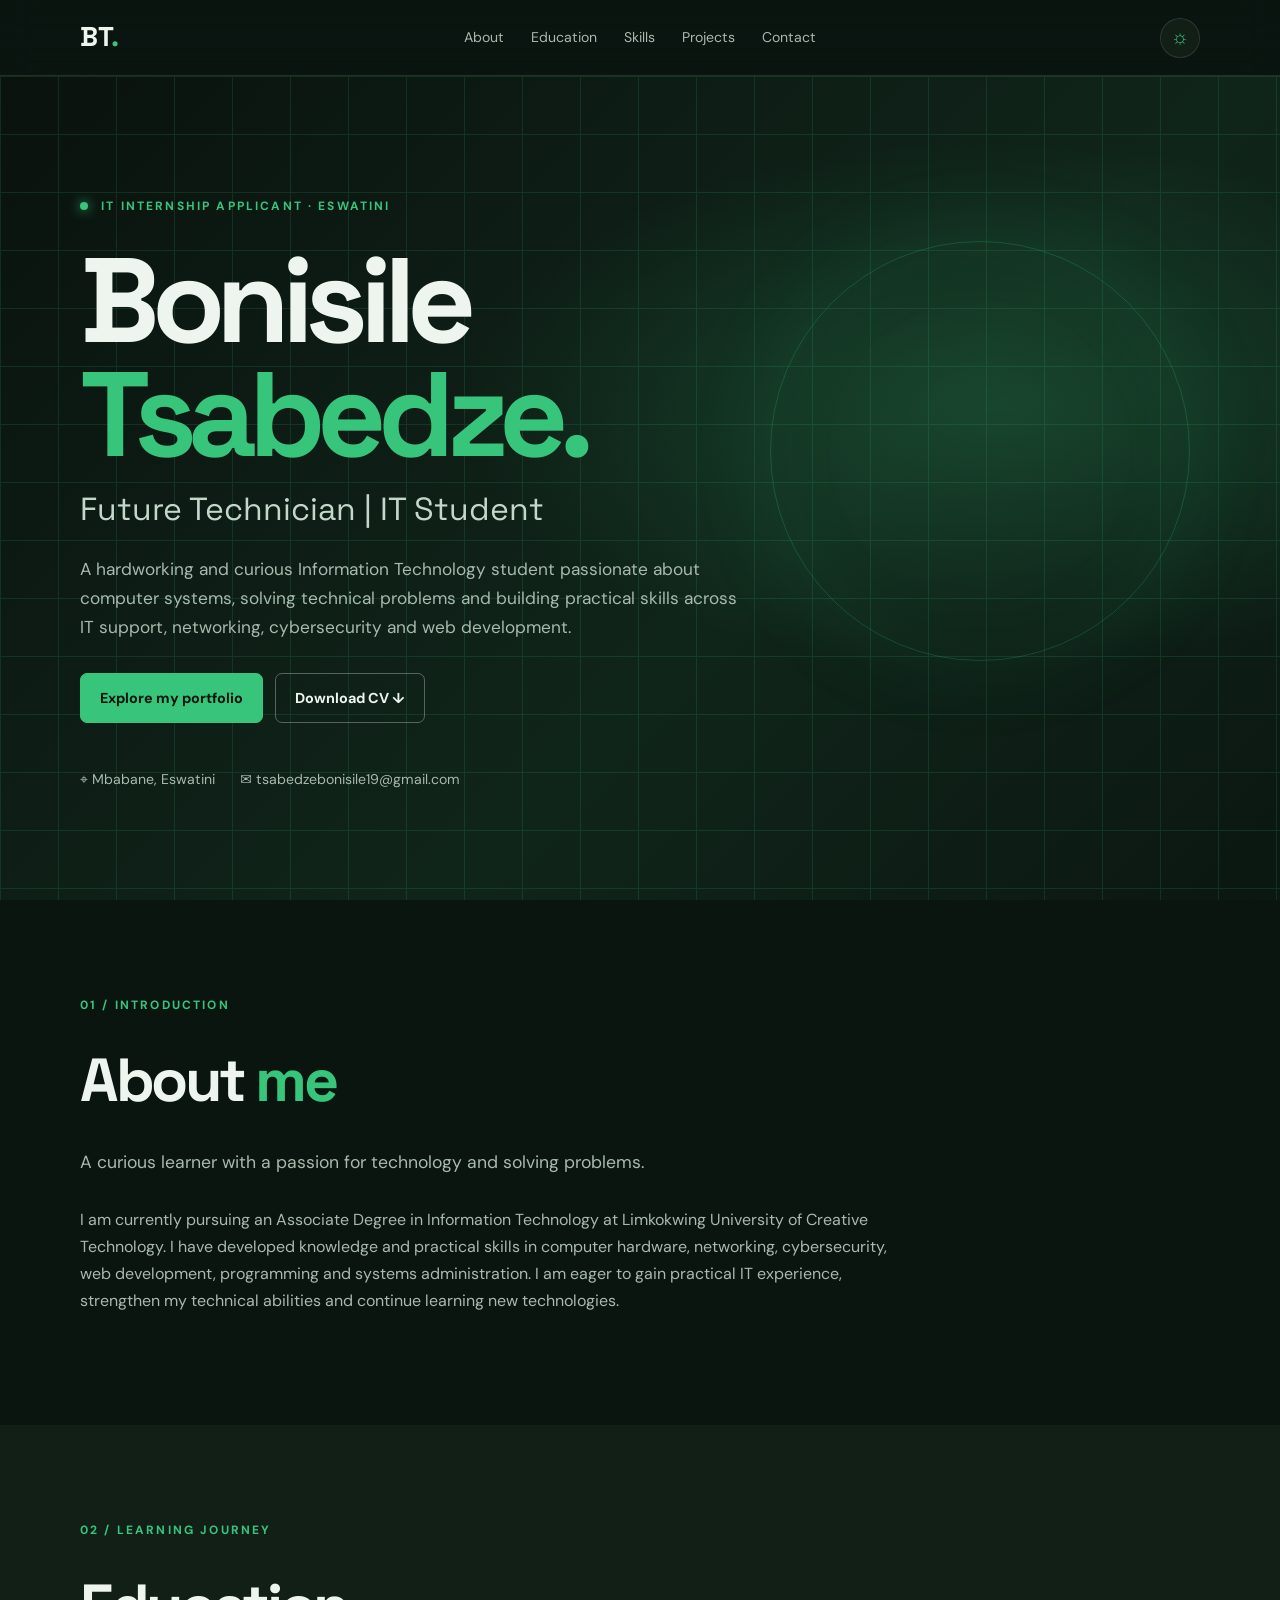
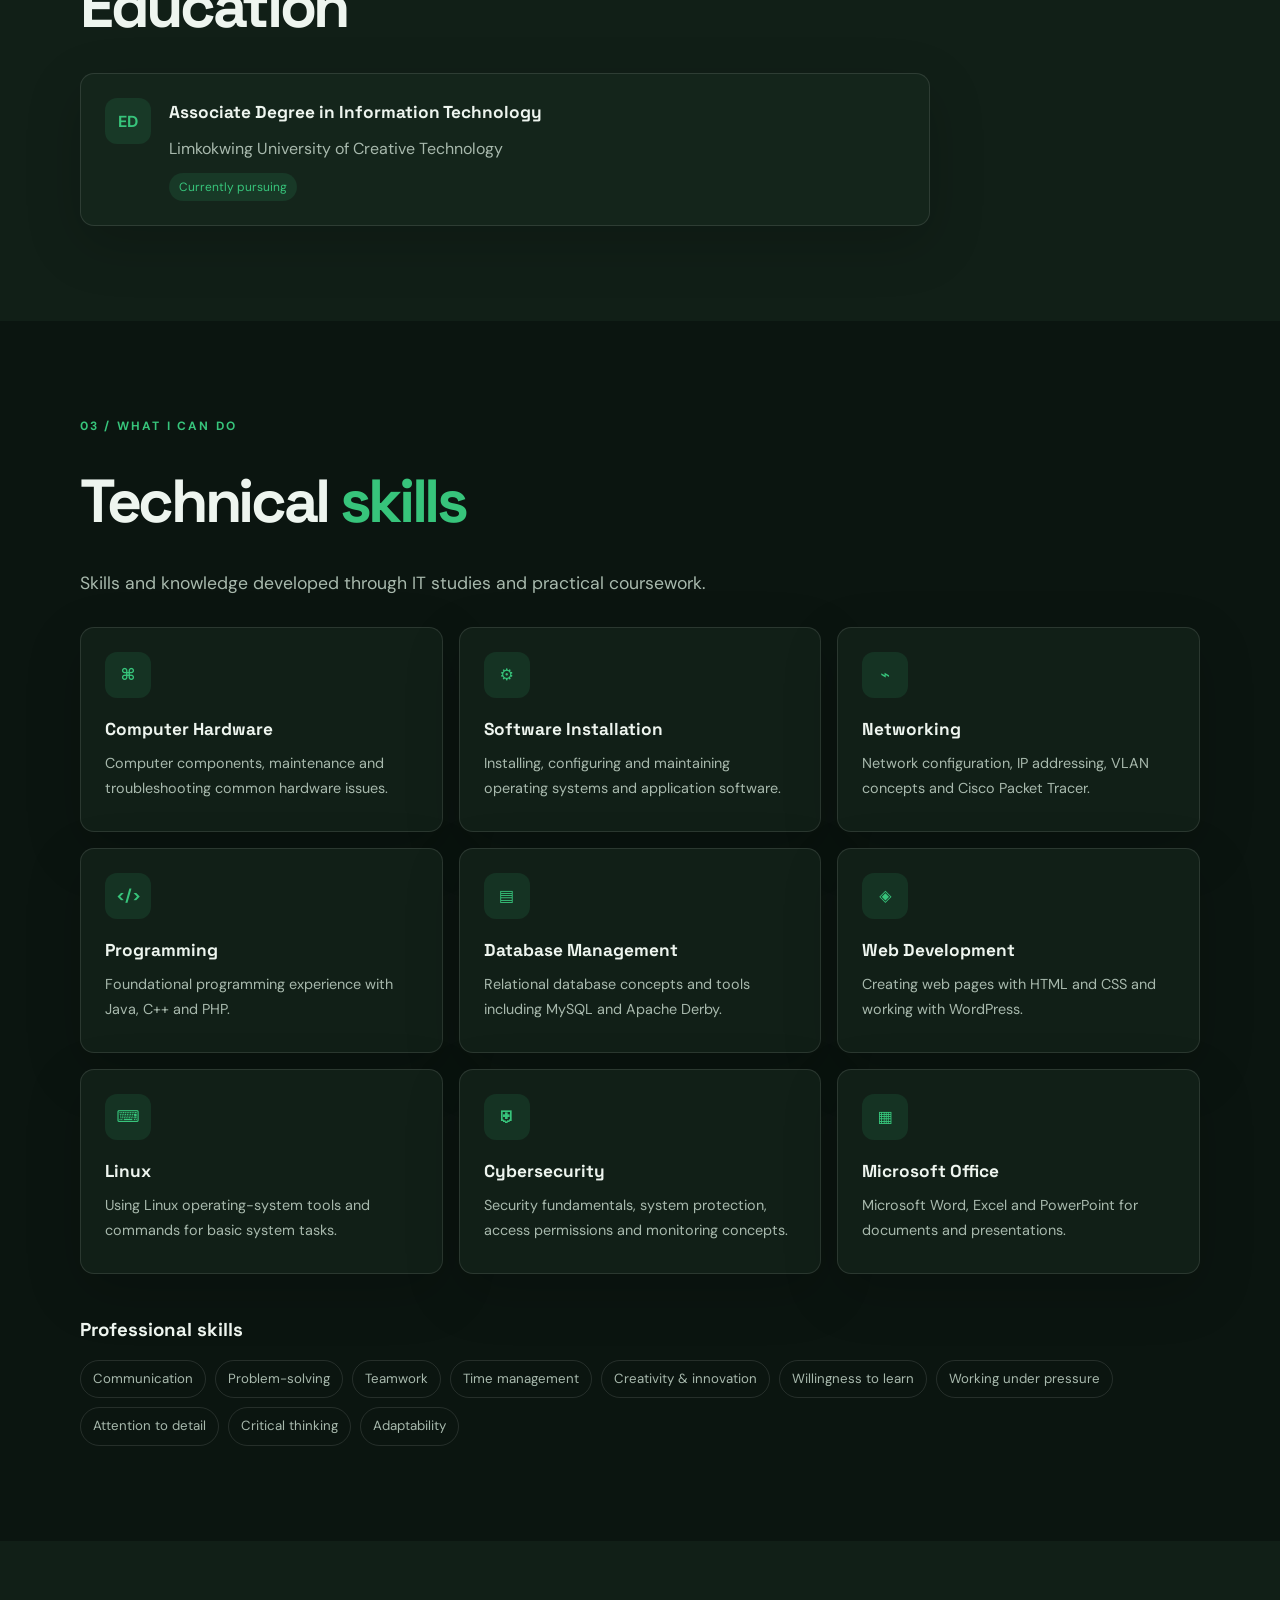
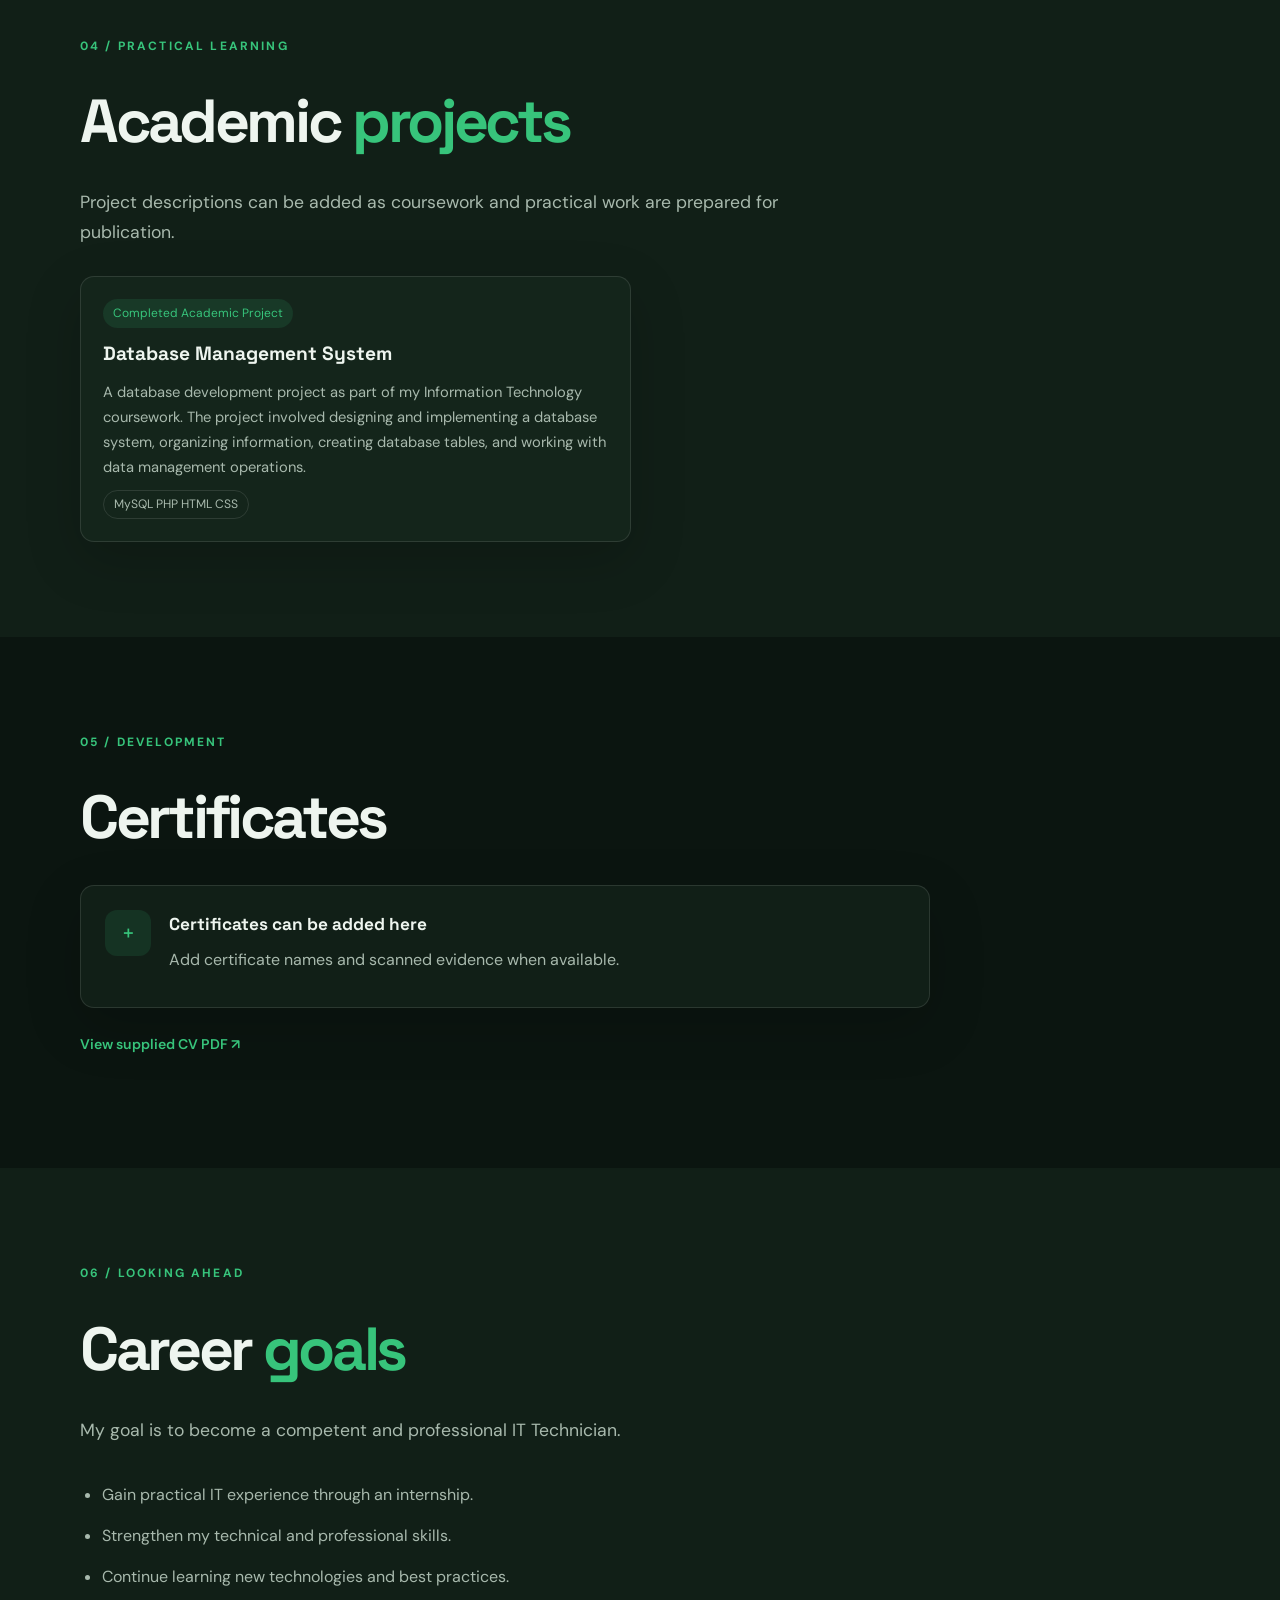
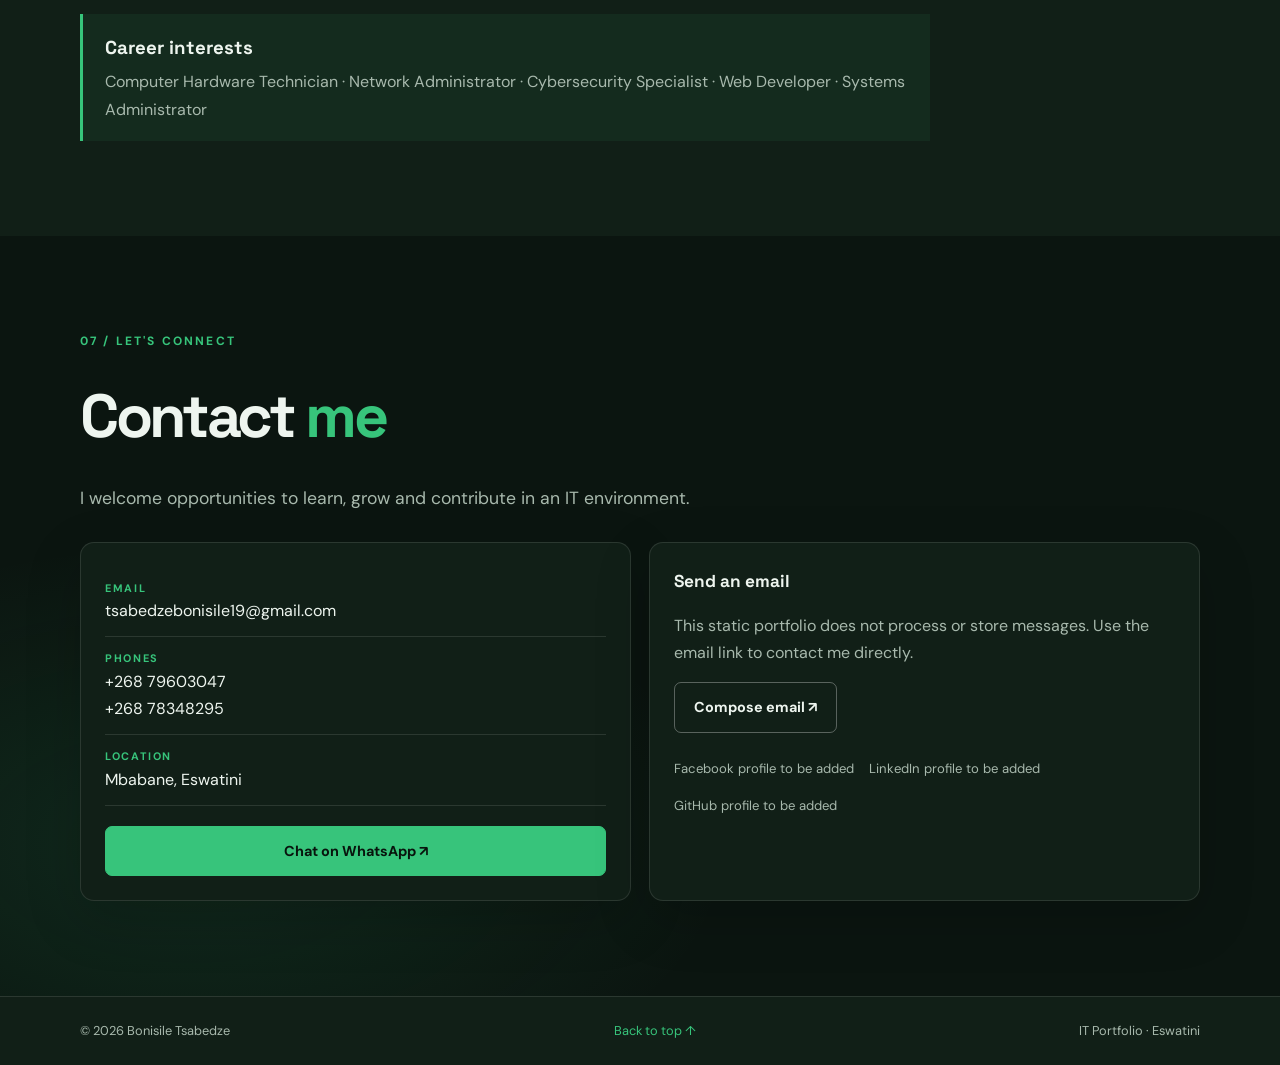
<file: index.html>
<!DOCTYPE html>
<html lang="en">
<head>
  <meta charset="UTF-8">
  <meta name="viewport" content="width=device-width, initial-scale=1">
  <title>Bonisile Tsabedze | IT Portfolio</title>
  <meta name="description" content="Bonisile Tsabedze — IT student and aspiring IT Technician in Eswatini.">
  <meta property="og:title" content="Bonisile Tsabedze | IT Portfolio">
  <meta property="og:description" content="Bonisile Tsabedze — IT student and aspiring IT Technician in Eswatini.">
  <meta property="og:type" content="website">
  <link rel="preconnect" href="https://fonts.googleapis.com">
  <link rel="preconnect" href="https://fonts.gstatic.com" crossorigin>
  <link href="https://fonts.googleapis.com/css2?family=DM+Sans:wght@400;500;600;700&family=Space+Grotesk:wght@500;600;700&display=swap" rel="stylesheet">
  <link rel="stylesheet" href="assets/css/style.css">
</head>
<body>
  <header class="topbar">
    <a class="brand" href="#home" id="brand">BT<span>.</span></a>
    <nav id="nav" aria-label="Main"></nav>
    <button id="themeToggle" class="theme-toggle" type="button" aria-label="Toggle colour theme">☼</button>
  </header>

  <main id="app">
    <noscript><p class="wrap" style="padding:80px 0">This portfolio needs JavaScript enabled to display its content.</p></noscript>
  </main>

  <footer><div class="wrap" id="footer"></div></footer>

  <!-- content.js holds all the editable text; edit.html rewrites it. -->
  <script src="data/content.js"></script>
  <script src="assets/js/util.js"></script>
  <script src="assets/js/portfolio.js"></script>
</body>
</html>
</file>
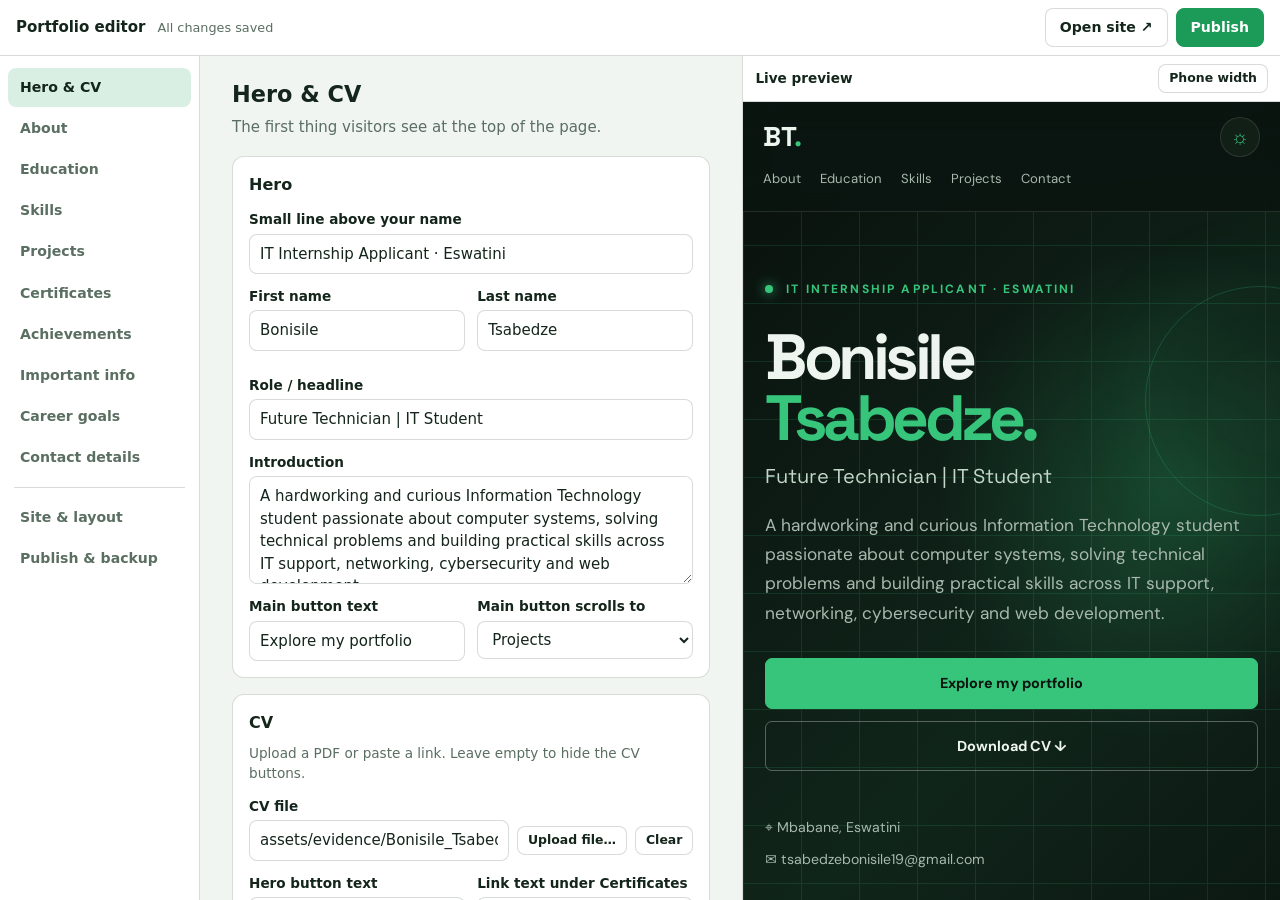
<file: edit.html>
<!DOCTYPE html>
<html lang="en">
<head>
  <meta charset="UTF-8">
  <meta name="viewport" content="width=device-width, initial-scale=1">
  <meta name="robots" content="noindex, nofollow">
  <title>Portfolio editor</title>
  <link rel="stylesheet" href="assets/css/editor.css">
</head>
<body>
  <header class="ed-top">
    <div class="ed-brand">
      <strong>Portfolio editor</strong>
      <span id="state" class="state">All changes saved</span>
    </div>
    <div class="ed-actions">
      <button type="button" id="btnPreview" class="btn ghost only-narrow">Preview</button>
      <a class="btn ghost" id="btnOpen" href="index.html" target="_blank" rel="noopener">Open site ↗</a>
      <button type="button" id="btnPublish" class="btn primary">Publish</button>
    </div>
  </header>

  <div id="banner" class="banner" hidden></div>

  <div class="ed-layout">
    <nav id="tabs" class="ed-tabs" aria-label="Sections"></nav>
    <main id="panel" class="ed-panel" tabindex="-1"></main>
    <aside id="previewPane" class="ed-preview" aria-label="Live preview">
      <div class="pv-bar">
        <strong>Live preview</strong>
        <span>
          <button type="button" id="pvDevice" class="btn ghost sm">Phone width</button>
          <button type="button" id="pvClose" class="btn ghost sm only-narrow">Close</button>
        </span>
      </div>
      <div class="pv-frame" id="pvFrame"><iframe id="pv" src="index.html" title="Live preview of the portfolio"></iframe></div>
    </aside>
  </div>

  <div id="toast" class="toast" role="status" aria-live="polite" hidden></div>

  <script src="data/content.js"></script>
  <script src="assets/js/util.js"></script>
  <script src="assets/js/editor.js"></script>
</body>
</html>
</file>
<file: assets/css/style.css>
/* Bonisile Tsabedze — IT portfolio. Colours come from CSS variables; the accent is set from data/content.js. */
:root {
  --bg: #0b1510;
  --surface: #111f17;
  --surface2: #14251b;
  --text: #eef5ef;
  --muted: #a8b9ad;
  --accent: #37c47b;
  --on-accent: #082013;
  --line: rgba(255, 255, 255, .11);
  --shadow: 0 18px 55px rgba(0, 0, 0, .18);
}
body.light {
  --bg: #f4f8f5;
  --surface: #fff;
  --surface2: #edf5ef;
  --text: #14251b;
  --muted: #52665a;
  --line: rgba(12, 40, 24, .13);
  --shadow: 0 18px 55px rgba(21, 70, 42, .07);
}

* { box-sizing: border-box; }
html { scroll-behavior: smooth; scroll-padding-top: 85px; }
body { margin: 0; background: var(--bg); color: var(--text); font-family: 'DM Sans', system-ui, -apple-system, 'Segoe UI', sans-serif; line-height: 1.7; }
h1, h2, h3, .brand { font-family: 'Space Grotesk', 'DM Sans', system-ui, sans-serif; }
a { color: inherit; }
a:focus-visible, button:focus-visible { outline: 2px solid var(--accent); outline-offset: 3px; }
.wrap { width: min(1120px, calc(100% - 44px)); margin: auto; }

/* ---------- top bar ---------- */
.topbar {
  height: 76px; padding: 0 max(22px, calc((100% - 1120px) / 2));
  display: flex; align-items: center; justify-content: space-between;
  position: sticky; top: 0; z-index: 20;
  background: color-mix(in srgb, var(--bg) 88%, transparent); backdrop-filter: blur(16px);
  border-bottom: 1px solid var(--line);
}
.brand { font-size: 1.7rem; font-weight: 700; text-decoration: none; }
.brand span, h2 em, h1 span { color: var(--accent); font-style: normal; }
.topbar nav { display: flex; gap: 27px; }
.topbar nav a { text-decoration: none; color: var(--muted); font-size: .88rem; }
.topbar nav a:hover { color: var(--accent); }
.theme-toggle { width: 40px; height: 40px; border: 1px solid var(--line); border-radius: 50%; background: var(--surface); color: var(--accent); font-size: 20px; cursor: pointer; }

/* ---------- hero ---------- */
.hero {
  min-height: 680px; min-height: calc(100svh - 76px);
  position: relative; display: flex; align-items: center; overflow: hidden;
  background:
    radial-gradient(ellipse at 78% 40%, color-mix(in srgb, var(--accent) 21%, transparent), transparent 38%),
    linear-gradient(135deg, #0a120e, #10251a 60%, #0b1711);
  color: #eef5ef;
}
.grid {
  position: absolute; inset: 0; opacity: .15;
  background-image:
    linear-gradient(color-mix(in srgb, var(--accent) 100%, transparent) 1px, transparent 1px),
    linear-gradient(90deg, color-mix(in srgb, var(--accent) 100%, transparent) 1px, transparent 1px);
  background-size: 58px 58px;
}
.hero-content { position: relative; z-index: 2; padding: 95px 0; }
.eyebrow, .kicker { font-size: .75rem; letter-spacing: .18em; font-weight: 700; color: var(--accent); text-transform: uppercase; }
.eyebrow i { display: inline-block; width: 8px; height: 8px; background: var(--accent); border-radius: 50%; margin-right: 8px; box-shadow: 0 0 12px var(--accent); }
h1 { font-size: clamp(4rem, 10vw, 7.5rem); line-height: .95; letter-spacing: -.07em; margin: 28px 0 10px; overflow-wrap: anywhere; }
.role { font-family: 'Space Grotesk', system-ui, sans-serif; font-size: clamp(1.25rem, 3vw, 2rem); color: #c4d8ca; margin: 0 0 18px; }
.intro { font-size: 1.08rem; color: #a8b9ad; max-width: 670px; }
.actions { display: flex; gap: 12px; flex-wrap: wrap; margin-top: 30px; }
.btn { display: inline-flex; justify-content: center; align-items: center; text-decoration: none; padding: 12px 19px; border-radius: 7px; font-weight: 700; font-size: .9rem; }
.primary { background: var(--accent); color: var(--on-accent); border: 1px solid var(--accent); }
.outline { border: 1px solid rgba(255, 255, 255, .3); color: var(--text); }
.hero .outline { color: #eef5ef; }
.quick { display: flex; gap: 25px; flex-wrap: wrap; margin-top: 45px; color: #a8b9ad; font-size: .88rem; }
.quick a { text-decoration: none; }
.orbit {
  position: absolute; width: 420px; height: 420px; right: 7%; top: 20%; border-radius: 50%;
  border: 1px solid color-mix(in srgb, var(--accent) 25%, transparent);
  box-shadow: 0 0 100px color-mix(in srgb, var(--accent) 8%, transparent), inset 0 0 80px color-mix(in srgb, var(--accent) 5%, transparent);
}
body.light .hero {
  background:
    radial-gradient(ellipse at 78% 40%, color-mix(in srgb, var(--accent) 14%, transparent), transparent 38%),
    linear-gradient(135deg, #f5faf6, #e7f5eb 60%, #f4f8f5);
  color: #14251b;
}
body.light .role { color: #355342; }
body.light .intro, body.light .quick { color: #52665a; }
body.light .hero .outline { color: #14251b; border-color: rgba(12, 40, 24, .3); }
body.light .grid { opacity: .22; }

/* ---------- sections ---------- */
.section { padding: 95px 0; }
.tint { background: var(--surface); }
.kicker { margin: 0 0 14px; }
h2 { font-size: clamp(2.3rem, 5vw, 3.8rem); letter-spacing: -.055em; margin: 0 0 15px; }
.lead { font-size: 1.1rem; color: var(--muted); max-width: 720px; margin: 0 0 28px; }
.section p:not(.kicker):not(.lead) { color: var(--muted); }
.prose { white-space: pre-line; max-width: 820px; }

.panel { border: 1px solid var(--line); background: var(--surface); border-radius: 14px; padding: 24px; box-shadow: var(--shadow); }
.tint .panel { background: var(--surface2); }
.timeline, .placeholder { display: flex; gap: 18px; align-items: flex-start; max-width: 850px; }
.stack { display: grid; gap: 14px; }
.symbol { width: 46px; height: 46px; display: grid; place-items: center; border-radius: 12px; background: color-mix(in srgb, var(--accent) 12%, transparent); color: var(--accent); font-weight: 700; flex-shrink: 0; }
.symbol.sm { width: 34px; height: 34px; border-radius: 9px; font-size: .9rem; }
.panel h3 { font-size: 1.08rem; margin: 0 0 7px; }
.timeline p, .placeholder p { margin: 0 0 10px; }
.tag { display: inline-block; background: color-mix(in srgb, var(--accent) 12%, transparent); color: var(--accent); border-radius: 25px; padding: 4px 10px; font-size: .75rem; }
.when { font-size: .8rem; color: var(--muted); }

.cards { display: grid; grid-template-columns: repeat(3, 1fr); gap: 16px; margin-top: 28px; }
.cards .panel { min-height: 205px; }
.cards .symbol { margin-bottom: 17px; }
.cards p { font-size: .9rem; margin: 0; }
.subheading { font-family: 'Space Grotesk', system-ui, sans-serif; margin: 40px 0 14px; }
.chips { display: flex; gap: 9px; flex-wrap: wrap; }
.chips span { border: 1px solid var(--line); padding: 7px 12px; border-radius: 30px; color: var(--muted); font-size: .83rem; }
.chips.small span { padding: 3px 10px; font-size: .76rem; }

/* projects & certificates */
.project-grid, .cert-grid, .info-grid { display: grid; grid-template-columns: repeat(2, 1fr); gap: 18px; margin-top: 28px; }
.cert-grid { grid-template-columns: repeat(3, 1fr); }
.project, .cert { display: flex; flex-direction: column; padding: 0; overflow: hidden; }
.project figure, .cert figure { margin: 0; aspect-ratio: 16 / 9; background: var(--bg); overflow: hidden; }
.project figure img, .cert figure img { width: 100%; height: 100%; object-fit: cover; display: block; }
.project .body, .cert .body { padding: 22px; display: flex; flex-direction: column; gap: 10px; flex: 1; }
.project h3, .cert h3 { margin: 0; font-size: 1.2rem; overflow-wrap: anywhere; }
.panel, .panel p { overflow-wrap: anywhere; }
.project p, .cert p { margin: 0; font-size: .92rem; }
.meta-row { display: flex; gap: 10px; flex-wrap: wrap; align-items: center; }
.links { display: flex; gap: 16px; flex-wrap: wrap; margin-top: auto; padding-top: 6px; }
.links a, .cv-link a { color: var(--accent); text-decoration: none; font-weight: 600; font-size: .88rem; }
.links a:hover, .cv-link a:hover { text-decoration: underline; }
.cv-link { margin-top: 22px; }
.info-grid .panel p { margin: 0 0 8px; }

/* goals */
.goals { padding-left: 22px; color: var(--muted); }
.goals li { padding: 7px 0; }
.interest { border-left: 3px solid var(--accent); padding: 18px 22px; background: color-mix(in srgb, var(--accent) 7%, transparent); max-width: 850px; }
.interest h3 { margin: 0; }
.interest p { margin: 5px 0 0; }

/* contact */
.contact { background: radial-gradient(ellipse at 15% 80%, color-mix(in srgb, var(--accent) 12%, transparent), transparent 35%), var(--bg); }
.contact-grid { display: grid; grid-template-columns: 1fr 1fr; gap: 18px; }
.contact-row { padding: 12px 0; border-bottom: 1px solid var(--line); display: flex; flex-direction: column; overflow-wrap: anywhere; }
.contact-row small { font-size: .68rem; letter-spacing: .15em; color: var(--accent); font-weight: 700; }
.contact-row a { text-decoration: none; }
.full { width: 100%; margin-top: 20px; }
.social { display: flex; gap: 15px; flex-wrap: wrap; margin-top: 25px; font-size: .82rem; color: var(--muted); }
.social a { color: var(--accent); text-decoration: none; }

/* footer */
footer { padding: 23px 0; border-top: 1px solid var(--line); background: var(--surface); }
footer .wrap { display: flex; justify-content: space-between; gap: 12px; flex-wrap: wrap; color: var(--muted); font-size: .8rem; }
footer a { color: var(--accent); text-decoration: none; }

/* ---------- responsive ---------- */
@media (max-width: 960px) {
  .cert-grid { grid-template-columns: repeat(2, 1fr); }
}
@media (max-width: 760px) {
  .topbar { height: auto; min-height: 68px; flex-wrap: wrap; padding: 12px 20px; }
  .topbar nav { order: 3; width: 100%; overflow-x: auto; gap: 19px; padding: 8px 0; }
  .topbar nav a { white-space: nowrap; font-size: .82rem; }
  .hero { min-height: 700px; }
  .hero-content { padding: 80px 0; }
  .orbit { width: 230px; height: 230px; right: -95px; top: 13%; }
  .cards, .project-grid, .info-grid { grid-template-columns: 1fr 1fr; }
  .contact-grid { grid-template-columns: 1fr; }
  .section { padding: 72px 0; }
  .quick { display: grid; gap: 8px; }
  .actions .btn { flex: 1 1 100%; }
}
@media (max-width: 560px) {
  .project-grid, .info-grid, .cert-grid { grid-template-columns: 1fr; }
}
@media (max-width: 480px) {
  .cards { grid-template-columns: 1fr; }
  .wrap { width: calc(100% - 34px); }
  h1 { font-size: 4rem; }
  .panel { padding: 19px; }
  .project, .cert { padding: 0; }
}
@media (prefers-reduced-motion: reduce) {
  html { scroll-behavior: auto; }
}
</file>
<file: assets/css/editor.css>
/* Styles for edit.html only */
:root {
  --bg: #f1f5f2; --panel: #ffffff; --text: #14251b; --muted: #5a6e61; --line: rgba(12, 40, 24, .16);
  --accent: #1c9a58; --accent-ink: #ffffff; --field: #ffffff; --danger: #b3261e; --warn-bg: #fff6df; --warn-ink: #5c4300;
  color-scheme: light;
}
@media (prefers-color-scheme: dark) {
  :root {
    --bg: #0b1510; --panel: #111f17; --text: #eef5ef; --muted: #a2b5a8; --line: rgba(255, 255, 255, .15);
    --accent: #37c47b; --accent-ink: #082013; --field: #0c1811; --danger: #ff8a80; --warn-bg: #2a2410; --warn-ink: #f0d98a;
    color-scheme: dark;
  }
}
* { box-sizing: border-box; }
[hidden] { display: none !important; }
html, body { height: 100%; }
body { margin: 0; background: var(--bg); color: var(--text); font: 15px/1.5 system-ui, -apple-system, 'Segoe UI', Roboto, sans-serif; }
button, input, select, textarea { font: inherit; color: inherit; }
a { color: var(--accent); }
:focus-visible { outline: 2px solid var(--accent); outline-offset: 2px; }

/* top bar */
.ed-top { height: 56px; display: flex; align-items: center; justify-content: space-between; gap: 12px; padding: 0 16px; background: var(--panel); border-bottom: 1px solid var(--line); position: sticky; top: 0; z-index: 30; }
.ed-brand { display: flex; align-items: baseline; gap: 12px; min-width: 0; }
.state { font-size: .8rem; color: var(--muted); white-space: nowrap; }
.state.dirty { color: var(--danger); font-weight: 600; }
.ed-actions { display: flex; gap: 8px; align-items: center; }

/* buttons */
.btn { white-space: nowrap; display: inline-flex; align-items: center; justify-content: center; gap: 6px; padding: 8px 14px; border-radius: 8px; border: 1px solid var(--line); background: var(--panel); text-decoration: none; cursor: pointer; font-weight: 600; font-size: .88rem; color: var(--text); }
.btn:hover { border-color: var(--accent); }
.btn.primary { background: var(--accent); border-color: var(--accent); color: var(--accent-ink); }
.btn.sm { padding: 4px 10px; font-size: .78rem; }
.btn.danger { color: var(--danger); }
.btn:disabled { opacity: .55; cursor: not-allowed; }

/* layout */
.ed-layout { display: grid; grid-template-columns: 200px minmax(0, 1fr) minmax(340px, 42%); height: calc(100vh - 56px); }
.ed-tabs { overflow-y: auto; padding: 12px 8px; border-right: 1px solid var(--line); background: var(--panel); display: flex; flex-direction: column; gap: 2px; }
.ed-tabs button { text-align: left; padding: 9px 12px; border: 0; border-radius: 8px; background: transparent; cursor: pointer; color: var(--muted); font-weight: 600; font-size: .88rem; }
.ed-tabs button:hover { background: color-mix(in srgb, var(--accent) 10%, transparent); color: var(--text); }
.ed-tabs button[aria-current="true"] { background: color-mix(in srgb, var(--accent) 16%, transparent); color: var(--text); }
.ed-tabs .sep { height: 1px; background: var(--line); margin: 8px 6px; }
.ed-panel { overflow-y: auto; padding: 22px clamp(14px, 3vw, 32px) 80px; }
.ed-panel > h1 { font-size: 1.4rem; margin: 0 0 4px; }
.ed-panel > .sub { margin: 0 0 18px; color: var(--muted); }

/* preview */
.ed-preview { border-left: 1px solid var(--line); background: var(--panel); display: flex; flex-direction: column; min-width: 0; }
.pv-bar { display: flex; justify-content: space-between; align-items: center; padding: 8px 12px; border-bottom: 1px solid var(--line); font-size: .85rem; }
.pv-bar span { display: flex; gap: 6px; }
.pv-frame { flex: 1; min-height: 0; display: flex; justify-content: center; background: color-mix(in srgb, var(--text) 6%, var(--bg)); padding: 0; }
.pv-frame iframe { width: 100%; height: 100%; border: 0; background: #fff; }
.pv-frame.phone { padding: 14px 0; }
.pv-frame.phone iframe { width: 390px; max-width: 100%; border-radius: 18px; border: 1px solid var(--line); }
.only-narrow { display: none; }

/* cards & fields */
.card { background: var(--panel); border: 1px solid var(--line); border-radius: 12px; padding: 16px; margin: 0 0 16px; }
.card > h2 { font-size: 1rem; margin: 0 0 12px; }
.card > .note { margin: -4px 0 12px; color: var(--muted); font-size: .85rem; }
.fld { display: flex; flex-direction: column; gap: 4px; margin: 0 0 12px; min-width: 0; }
.fld:last-child { margin-bottom: 0; }
.fld > label, .fld > .lbl { font-weight: 600; font-size: .85rem; }
.fld small, .hint { color: var(--muted); font-size: .78rem; }
.fld input[type=text], .fld input[type=email], .fld input[type=url], .fld select, .fld textarea {
  width: 100%; padding: 8px 10px; border: 1px solid var(--line); border-radius: 8px; background: var(--field);
}
.fld textarea { resize: vertical; min-height: 44px; }
.fld input[type=color] { width: 56px; height: 36px; padding: 2px; border: 1px solid var(--line); border-radius: 8px; background: var(--field); }
.two { display: grid; grid-template-columns: 1fr 1fr; gap: 0 12px; margin: 0 0 12px; }
.two > .fld { margin: 0 0 12px; }
.two > .fld:last-child { margin-bottom: 12px; }
.card > :last-child, .item-body > :last-child { margin-bottom: 0; }
.card > .two:last-child > .fld, .item-body > .two:last-child > .fld { margin-bottom: 0; }
.check { display: flex; gap: 8px; align-items: flex-start; margin: 0 0 12px; cursor: pointer; font-weight: 600; font-size: .88rem; }
.check input { margin-top: 3px; width: 16px; height: 16px; accent-color: var(--accent); }
.file-row { display: flex; gap: 8px; align-items: center; flex-wrap: wrap; }
.file-row input[type=text] { flex: 1 1 200px; width: auto; }
.thumb { width: 44px; height: 44px; object-fit: cover; border-radius: 6px; border: 1px solid var(--line); }

/* lists */
.list { display: grid; gap: 10px; }
.empty { margin: 0; color: var(--muted); font-style: italic; }
details.item { border: 1px solid var(--line); border-radius: 10px; background: var(--bg); }
details.item[open] { background: var(--panel); border-color: color-mix(in srgb, var(--accent) 45%, var(--line)); }
details.item > summary { display: flex; align-items: center; justify-content: space-between; gap: 8px; padding: 10px 12px; cursor: pointer; font-weight: 600; list-style: none; }
details.item > summary::-webkit-details-marker { display: none; }
details.item > summary::before { content: '▸'; margin-right: 8px; color: var(--muted); transition: transform .15s; }
details.item[open] > summary::before { transform: rotate(90deg); }
.sum-title { flex: 1; overflow: hidden; text-overflow: ellipsis; white-space: nowrap; }
.sum-btns { display: flex; gap: 4px; }
.sum-btns button { width: 30px; height: 28px; border: 1px solid var(--line); background: var(--panel); border-radius: 6px; cursor: pointer; }
.sum-btns button:hover { border-color: var(--accent); }
.item-body { padding: 4px 14px 14px; }
.add { justify-self: start; }

/* layout table */
.layout-row { display: grid; grid-template-columns: auto minmax(90px, 1fr) auto auto 140px; gap: 10px; align-items: center; padding: 8px 0; border-bottom: 1px solid var(--line); }
.layout-row:last-child { border-bottom: 0; }
.layout-row .check { margin: 0; font-weight: 500; }
.layout-row input[type=text] { width: 140px; padding: 4px 8px; border: 1px solid var(--line); border-radius: 6px; background: var(--field); }

/* publish */
.log { background: var(--field); border: 1px solid var(--line); border-radius: 8px; padding: 10px; font: 12px/1.5 ui-monospace, Menlo, Consolas, monospace; max-height: 220px; overflow: auto; white-space: pre-wrap; margin: 12px 0 0; }
.row-btns { display: flex; gap: 8px; flex-wrap: wrap; margin-top: 12px; }
ol.steps { margin: 0 0 12px; padding-left: 20px; }
ol.steps li { margin: 4px 0; }
.staged { margin: 8px 0 0; padding: 0; list-style: none; display: grid; gap: 4px; font-size: .85rem; }

/* banner & toast */
.banner { padding: 10px 16px; background: var(--warn-bg); color: var(--warn-ink); border-bottom: 1px solid var(--line); display: flex; gap: 10px; align-items: center; flex-wrap: wrap; }
.banner span { flex: 1 1 260px; }
.toast { position: fixed; left: 50%; bottom: 22px; transform: translateX(-50%); background: var(--text); color: var(--bg); padding: 10px 16px; border-radius: 10px; font-weight: 600; font-size: .88rem; z-index: 60; max-width: calc(100% - 28px); box-shadow: 0 8px 30px rgba(0, 0, 0, .3); }

/* narrow screens */
@media (max-width: 1000px) {
  .ed-layout { grid-template-columns: 1fr; grid-template-rows: auto 1fr; height: calc(100vh - 56px); }
  .ed-tabs { flex-direction: row; overflow-x: auto; overflow-y: hidden; border-right: 0; border-bottom: 1px solid var(--line); padding: 6px; }
  .ed-tabs button { white-space: nowrap; }
  .ed-tabs .sep { width: 1px; height: auto; margin: 4px 6px; }
  .ed-preview { display: none; }
  body.show-preview .ed-preview { display: flex; position: fixed; inset: 56px 0 0 0; z-index: 40; border-left: 0; }
  .only-narrow { display: inline-flex; }
  .state { display: none; }
  .ed-brand strong { font-size: .95rem; }
}
@media (max-width: 560px) {
  .two { grid-template-columns: 1fr; }
  .two > .fld:last-child { margin-bottom: 12px; }
  #btnOpen { display: none; }
  .layout-row { grid-template-columns: auto 1fr auto auto; }
  .layout-row input[type=text] { grid-column: 1 / -1; width: 100%; }
}
</file>
